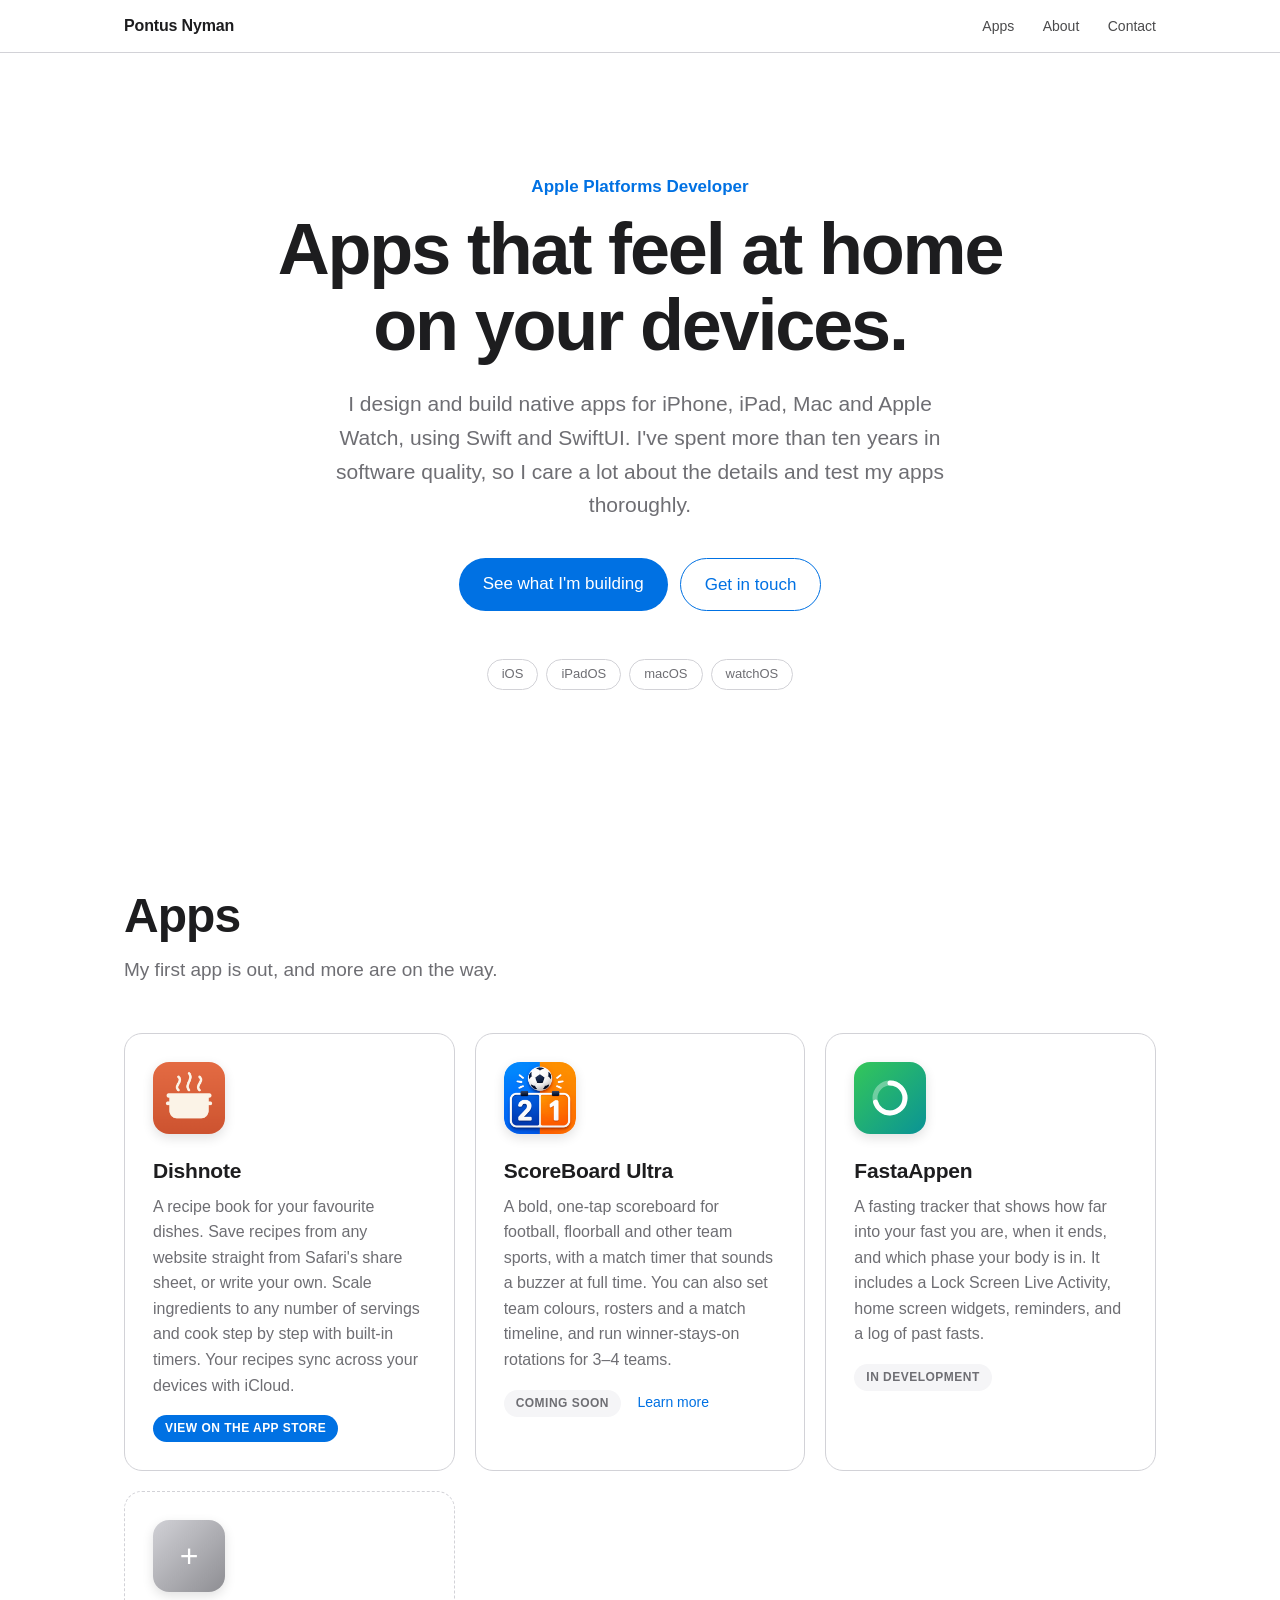
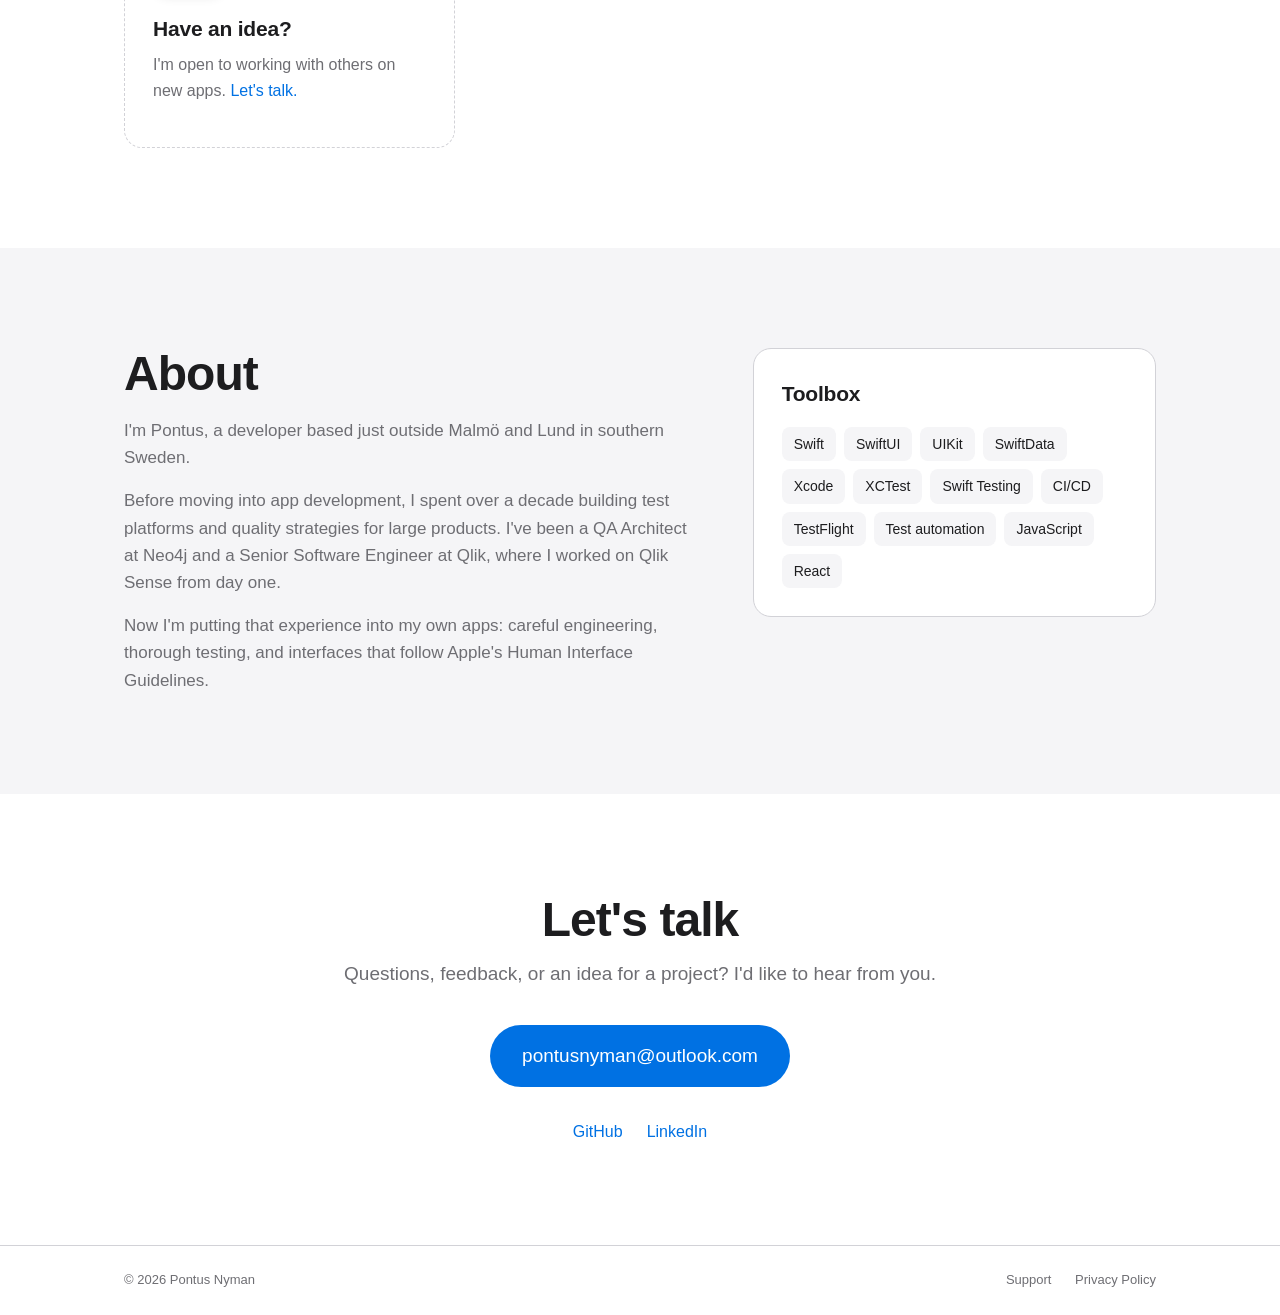
<file: index.html>
<!DOCTYPE html>
<html lang="en">
<head>
  <meta charset="UTF-8">
  <meta name="viewport" content="width=device-width, initial-scale=1">
  <title>Pontus Nyman — Apple Platforms Developer</title>
  <meta name="description" content="Pontus Nyman builds thoughtful, well-tested apps for iPhone, iPad, Mac and Apple Watch.">
  <meta name="theme-color" content="#f5f5f7" media="(prefers-color-scheme: light)">
  <meta name="theme-color" content="#000000" media="(prefers-color-scheme: dark)">
  <meta property="og:title" content="Pontus Nyman — Apple Platforms Developer">
  <meta property="og:description" content="Thoughtful, well-tested apps for iPhone, iPad, Mac and Apple Watch.">
  <meta property="og:type" content="website">
  <meta property="og:url" content="https://pontusnyman.se/">
  <link rel="icon" href="assets/favicon.svg" type="image/svg+xml">
  <link rel="stylesheet" href="styles.css">
</head>
<body>
  <header class="nav">
    <div class="container nav-inner">
      <a href="/" class="logo">Pontus Nyman</a>
      <nav>
        <a href="#apps">Apps</a>
        <a href="#about">About</a>
        <a href="#contact">Contact</a>
      </nav>
    </div>
  </header>

  <main>
    <section class="hero">
      <div class="container">
        <p class="eyebrow">Apple Platforms Developer</p>
        <h1>Apps that feel at home<br>on your devices.</h1>
        <p class="lead">
          I design and build native apps for iPhone, iPad, Mac and Apple Watch,
          using Swift and SwiftUI. I've spent more than ten years in software quality,
          so I care a lot about the details and test my apps thoroughly.
        </p>
        <div class="cta">
          <a href="#apps" class="btn btn-primary">See what I'm building</a>
          <a href="#contact" class="btn btn-secondary">Get in touch</a>
        </div>
        <ul class="platforms" aria-label="Platforms">
          <li>iOS</li><li>iPadOS</li><li>macOS</li><li>watchOS</li>
        </ul>
      </div>
    </section>

    <section id="apps" class="section">
      <div class="container">
        <h2>Apps</h2>
        <p class="section-lead">My first app is out, and more are on the way.</p>

        <div class="app-grid">
          <!--
            To add an app: copy an <article class="app-card">, set the name, description and icon,
            and swap the "Coming soon" badge for an App Store link:
            <a class="badge badge-live" href="https://apps.apple.com/app/idXXXXXXXXX">View on the App Store</a>
          -->
          <article class="app-card" id="dishnote">
            <div class="app-icon app-icon-img">
              <img src="assets/apps/dishnote.png" alt="Dishnote app icon" width="72" height="72">
            </div>
            <div class="app-body">
              <h3>Dishnote</h3>
              <p>
                A recipe book for your favourite dishes. Save recipes from any website straight from Safari's
                share sheet, or write your own. Scale ingredients to any number of servings and cook step by step
                with built-in timers. Your recipes sync across your devices with iCloud.
              </p>
              <a class="badge badge-live" href="https://apps.apple.com/app/dishnote/id6828005739">View on the App Store</a>
            </div>
          </article>

          <article class="app-card" id="scoreboard-ultra">
            <div class="app-icon app-icon-img">
              <img src="assets/apps/scoreboard-ultra.png" alt="ScoreBoard Ultra app icon" width="72" height="72">
            </div>
            <div class="app-body">
              <h3>ScoreBoard Ultra</h3>
              <p>
                A bold, one-tap scoreboard for football, floorball and other team sports, with a match timer
                that sounds a buzzer at full time. You can also set team colours, rosters and a match timeline,
                and run winner-stays-on rotations for 3–4 teams.
              </p>
              <span class="badge">Coming soon</span>
              <a class="app-more" href="/scoreboard-ultra">Learn more</a>
            </div>
          </article>

          <article class="app-card" id="fastaappen">
            <div class="app-icon" style="--c1:#34c759; --c2:#0a9396;" aria-hidden="true">
              <svg viewBox="0 0 40 40" width="40" height="40">
                <circle cx="20" cy="20" r="15" fill="none" stroke="rgba(255,255,255,0.35)" stroke-width="5"/>
                <circle cx="20" cy="20" r="15" fill="none" stroke="#fff" stroke-width="5" stroke-linecap="round"
                        stroke-dasharray="66 95" transform="rotate(-90 20 20)"/>
              </svg>
            </div>
            <div class="app-body">
              <h3>FastaAppen</h3>
              <p>
                A fasting tracker that shows how far into your fast you are, when it ends, and which phase
                your body is in. It includes a Lock Screen Live Activity, home screen widgets, reminders,
                and a log of past fasts.
              </p>
              <span class="badge">In development</span>
            </div>
          </article>

          <article class="app-card app-card-empty">
            <div class="app-icon" style="--c1:#d1d1d6; --c2:#8e8e93;" aria-hidden="true">+</div>
            <div class="app-body">
              <h3>Have an idea?</h3>
              <p>I'm open to working with others on new apps. <a href="#contact">Let's talk.</a></p>
            </div>
          </article>
        </div>
      </div>
    </section>

    <section id="about" class="section section-alt">
      <div class="container about">
        <div>
          <h2>About</h2>
          <p>
            I'm Pontus, a developer based just outside Malmö and Lund in southern Sweden.
          </p>
          <p>
            Before moving into app development, I spent over a decade building test platforms and
            quality strategies for large products. I've been a QA Architect at Neo4j and a Senior Software
            Engineer at Qlik, where I worked on Qlik Sense from day one.
          </p>
          <p>
            Now I'm putting that experience into my own apps: careful engineering, thorough testing,
            and interfaces that follow Apple's Human Interface Guidelines.
          </p>
        </div>
        <div class="skills">
          <h3>Toolbox</h3>
          <ul>
            <li>Swift</li><li>SwiftUI</li><li>UIKit</li><li>SwiftData</li>
            <li>Xcode</li><li>XCTest</li><li>Swift Testing</li><li>CI/CD</li>
            <li>TestFlight</li><li>Test automation</li><li>JavaScript</li><li>React</li>
          </ul>
        </div>
      </div>
    </section>

    <section id="contact" class="section">
      <div class="container contact">
        <h2>Let's talk</h2>
        <p class="section-lead">Questions, feedback, or an idea for a project? I'd like to hear from you.</p>
        <a class="btn btn-primary btn-large" href="mailto:pontusnyman@outlook.com">pontusnyman@outlook.com</a>
        <ul class="socials">
          <li><a href="https://github.com/pontusnyman" rel="me">GitHub</a></li>
          <li><a href="https://www.linkedin.com/in/pontus-nyman-43887736" rel="me">LinkedIn</a></li>
        </ul>
      </div>
    </section>
  </main>

  <footer class="footer">
    <div class="container footer-inner">
      <p>© <span id="year">2026</span> Pontus Nyman</p>
      <nav>
        <a href="/support">Support</a>
        <a href="/privacy">Privacy Policy</a>
      </nav>
    </div>
  </footer>

  <script>document.getElementById('year').textContent = new Date().getFullYear();</script>
</body>
</html>
</file>
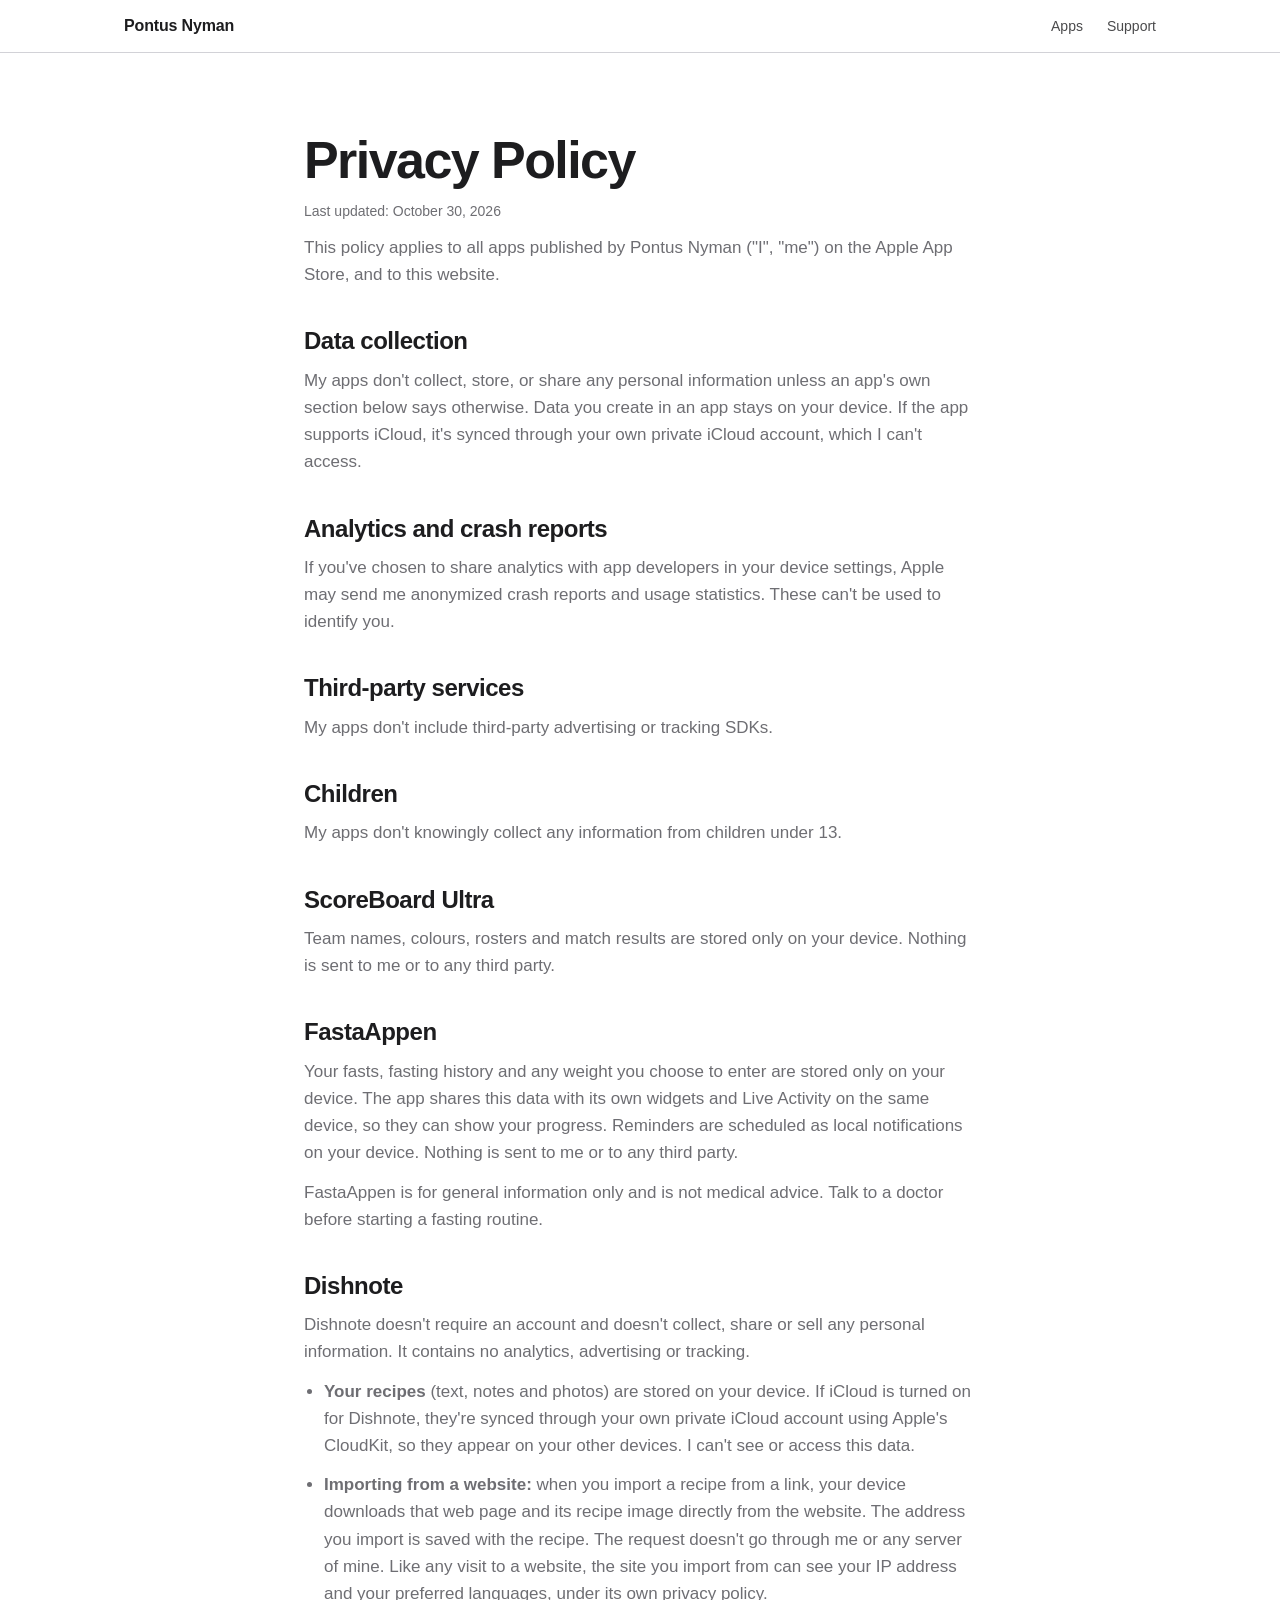
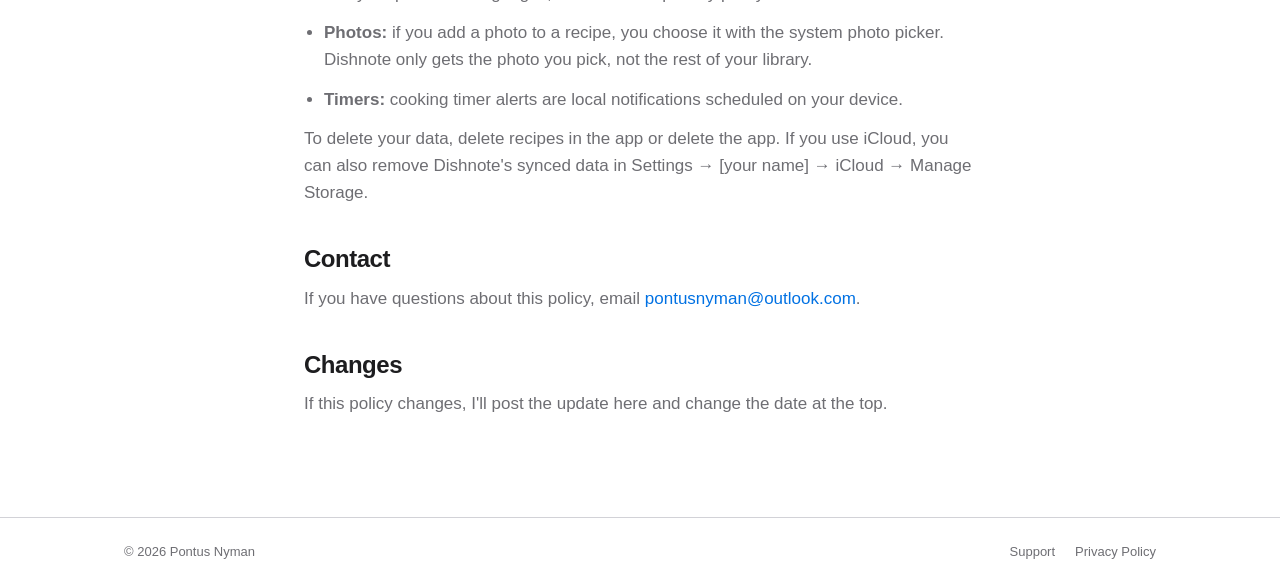
<file: privacy.html>
<!DOCTYPE html>
<html lang="en">
<head>
  <meta charset="UTF-8">
  <meta name="viewport" content="width=device-width, initial-scale=1">
  <title>Privacy Policy — Pontus Nyman</title>
  <link rel="icon" href="assets/favicon.svg" type="image/svg+xml">
  <link rel="stylesheet" href="styles.css">
</head>
<body>
  <header class="nav">
    <div class="container nav-inner">
      <a href="/" class="logo">Pontus Nyman</a>
      <nav><a href="/#apps">Apps</a><a href="/support">Support</a></nav>
    </div>
  </header>

  <main class="page">
    <div class="container">
      <h1>Privacy Policy</h1>
      <p class="updated">Last updated: October 30, 2026</p>

      <!-- Review this before every release. It has to match the App Privacy answers you give in App Store Connect. -->

      <p>
        This policy applies to all apps published by Pontus Nyman ("I", "me") on the Apple App Store,
        and to this website.
      </p>

      <h2>Data collection</h2>
      <p>
        My apps don't collect, store, or share any personal information unless an app's own section below says otherwise.
        Data you create in an app stays on your device. If the app supports iCloud, it's synced through your own
        private iCloud account, which I can't access.
      </p>

      <h2>Analytics and crash reports</h2>
      <p>
        If you've chosen to share analytics with app developers in your device settings, Apple may send me anonymized
        crash reports and usage statistics. These can't be used to identify you.
      </p>

      <h2>Third-party services</h2>
      <p>My apps don't include third-party advertising or tracking SDKs.</p>

      <h2>Children</h2>
      <p>My apps don't knowingly collect any information from children under 13.</p>

      <h2 id="scoreboard-ultra">ScoreBoard Ultra</h2>
      <p>
        Team names, colours, rosters and match results are stored only on your device.
        Nothing is sent to me or to any third party.
      </p>

      <h2>FastaAppen</h2>
      <p>
        Your fasts, fasting history and any weight you choose to enter are stored only on your device.
        The app shares this data with its own widgets and Live Activity on the same device, so they can show your progress.
        Reminders are scheduled as local notifications on your device. Nothing is sent to me or to any third party.
      </p>
      <p>
        FastaAppen is for general information only and is not medical advice. Talk to a doctor before starting a fasting routine.
      </p>

      <h2 id="dishnote">Dishnote</h2>
      <p>
        Dishnote doesn't require an account and doesn't collect, share or sell any personal information.
        It contains no analytics, advertising or tracking.
      </p>
      <ul>
        <li>
          <strong>Your recipes</strong> (text, notes and photos) are stored on your device. If iCloud is turned on
          for Dishnote, they're synced through your own private iCloud account using Apple's CloudKit, so they
          appear on your other devices. I can't see or access this data.
        </li>
        <li>
          <strong>Importing from a website:</strong> when you import a recipe from a link, your device downloads that
          web page and its recipe image directly from the website. The address you import is saved with the recipe.
          The request doesn't go through me or any server of mine. Like any visit to a website, the site you import
          from can see your IP address and your preferred languages, under its own privacy policy.
        </li>
        <li>
          <strong>Photos:</strong> if you add a photo to a recipe, you choose it with the system photo picker.
          Dishnote only gets the photo you pick, not the rest of your library.
        </li>
        <li>
          <strong>Timers:</strong> cooking timer alerts are local notifications scheduled on your device.
        </li>
      </ul>
      <p>
        To delete your data, delete recipes in the app or delete the app. If you use iCloud, you can also remove
        Dishnote's synced data in Settings → [your name] → iCloud → Manage Storage.
      </p>

      <h2>Contact</h2>
      <p>
        If you have questions about this policy, email
        <a href="mailto:pontusnyman@outlook.com">pontusnyman@outlook.com</a>.
      </p>

      <h2>Changes</h2>
      <p>If this policy changes, I'll post the update here and change the date at the top.</p>
    </div>
  </main>

  <footer class="footer">
    <div class="container footer-inner">
      <p>© 2026 Pontus Nyman</p>
      <nav><a href="/support">Support</a><a href="/privacy">Privacy Policy</a></nav>
    </div>
  </footer>
</body>
</html>
</file>
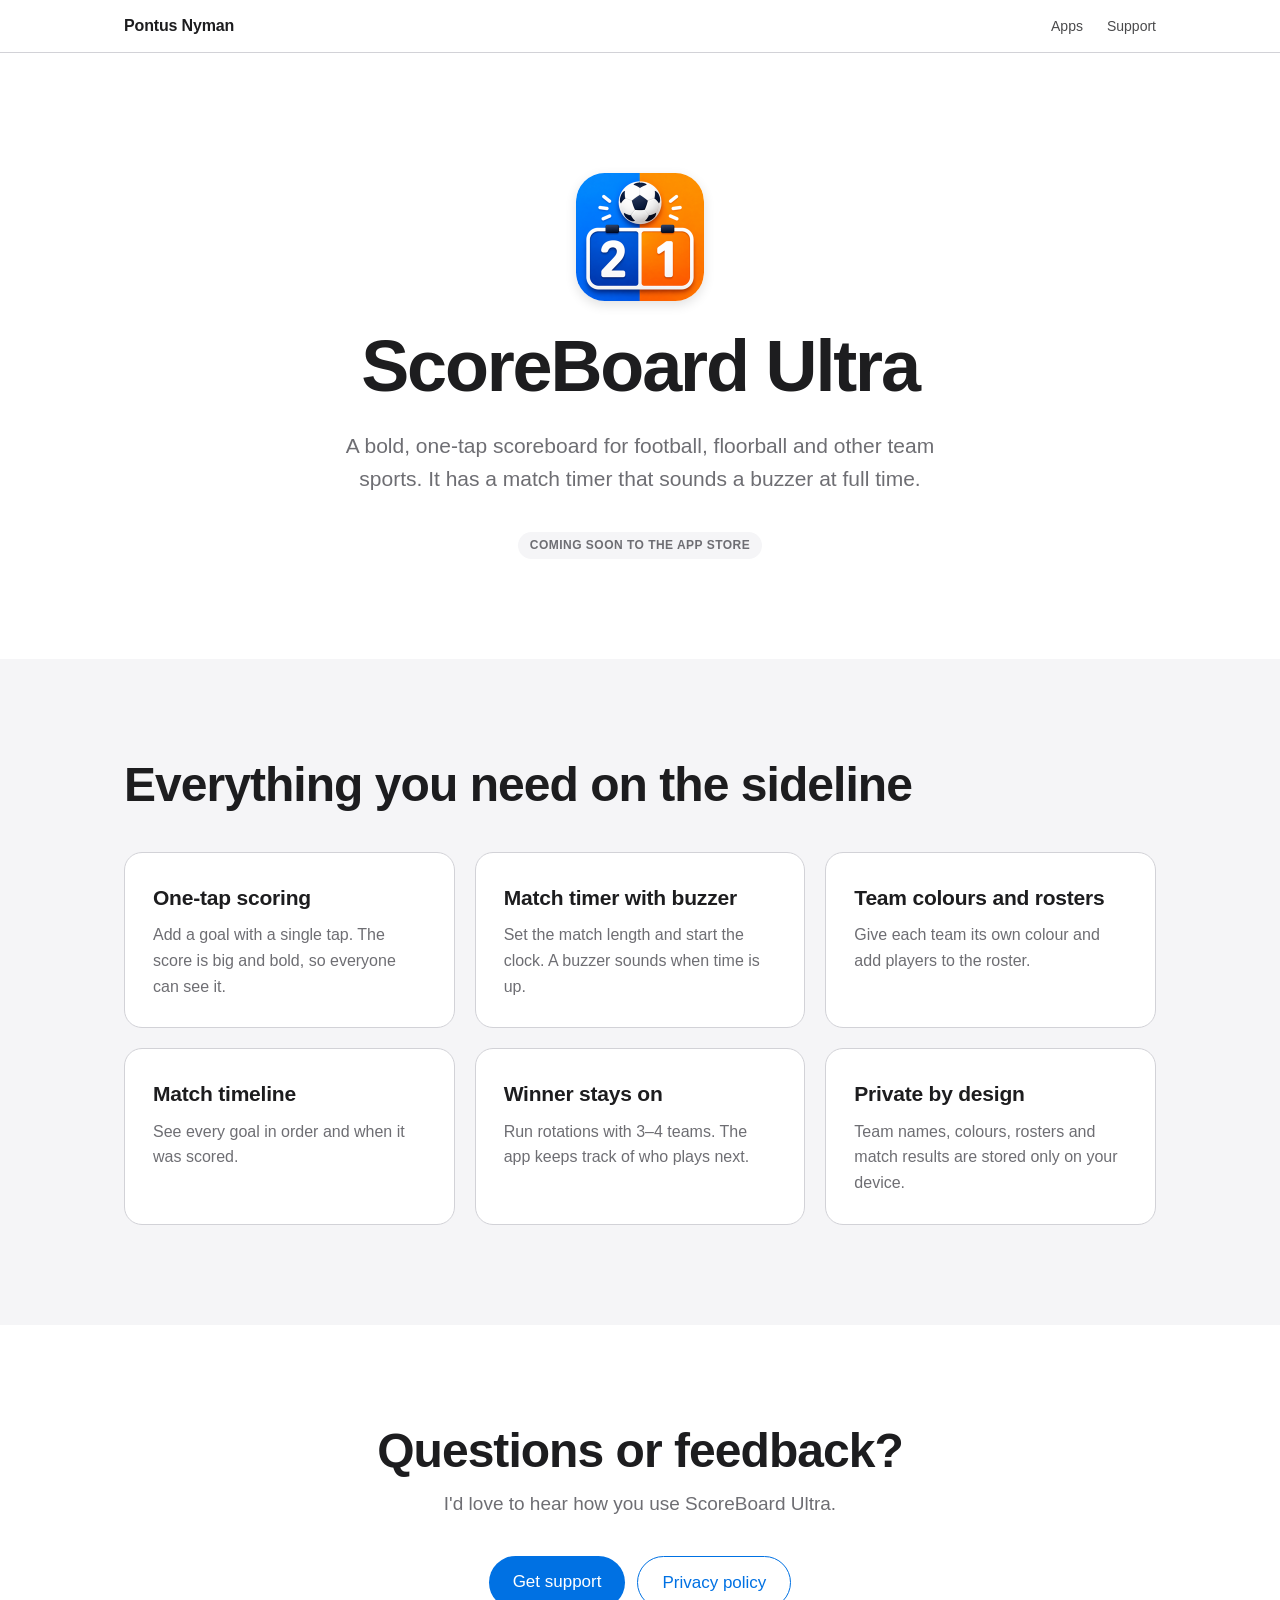
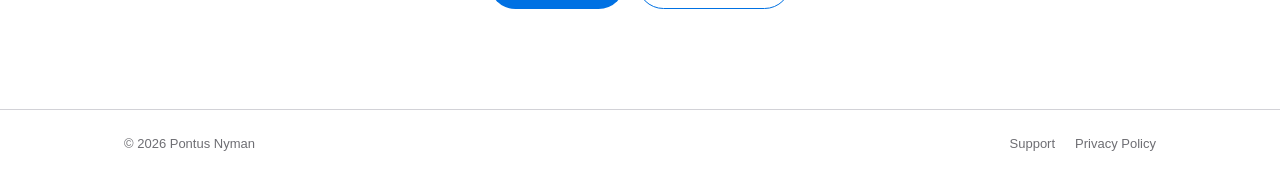
<file: scoreboard-ultra.html>
<!DOCTYPE html>
<html lang="en">
<head>
  <meta charset="UTF-8">
  <meta name="viewport" content="width=device-width, initial-scale=1">
  <title>ScoreBoard Ultra — A bold, one-tap scoreboard for team sports</title>
  <meta name="description" content="ScoreBoard Ultra is a bold, one-tap scoreboard for football, floorball and other team sports, with a match timer, team colours, rosters and winner-stays-on rotations.">
  <meta name="theme-color" content="#f5f5f7" media="(prefers-color-scheme: light)">
  <meta name="theme-color" content="#000000" media="(prefers-color-scheme: dark)">
  <meta property="og:title" content="ScoreBoard Ultra">
  <meta property="og:description" content="A bold, one-tap scoreboard for football, floorball and other team sports.">
  <meta property="og:type" content="website">
  <meta property="og:url" content="https://www.pontusnyman.se/scoreboard-ultra">
  <meta property="og:image" content="https://www.pontusnyman.se/assets/apps/scoreboard-ultra.png">
  <link rel="icon" href="assets/favicon.svg" type="image/svg+xml">
  <link rel="stylesheet" href="styles.css">
</head>
<body>
  <header class="nav">
    <div class="container nav-inner">
      <a href="/" class="logo">Pontus Nyman</a>
      <nav><a href="/#apps">Apps</a><a href="/support#scoreboard-ultra">Support</a></nav>
    </div>
  </header>

  <main>
    <section class="hero app-hero">
      <div class="container">
        <div class="app-icon app-icon-img app-icon-large">
          <img src="assets/apps/scoreboard-ultra.png" alt="ScoreBoard Ultra app icon" width="128" height="128">
        </div>
        <h1>ScoreBoard Ultra</h1>
        <p class="lead">
          A bold, one-tap scoreboard for football, floorball and other team sports.
          It has a match timer that sounds a buzzer at full time.
        </p>
        <div class="cta">
          <!-- At launch, replace this span with:
               <a class="btn btn-primary" href="https://apps.apple.com/app/idXXXXXXXXX">Download on the App Store</a> -->
          <span class="badge">Coming soon to the App Store</span>
        </div>
      </div>
    </section>

    <section class="section section-alt">
      <div class="container">
        <h2>Everything you need on the sideline</h2>
        <div class="feature-grid">
          <div class="feature">
            <h3>One-tap scoring</h3>
            <p>Add a goal with a single tap. The score is big and bold, so everyone can see it.</p>
          </div>
          <div class="feature">
            <h3>Match timer with buzzer</h3>
            <p>Set the match length and start the clock. A buzzer sounds when time is up.</p>
          </div>
          <div class="feature">
            <h3>Team colours and rosters</h3>
            <p>Give each team its own colour and add players to the roster.</p>
          </div>
          <div class="feature">
            <h3>Match timeline</h3>
            <p>See every goal in order and when it was scored.</p>
          </div>
          <div class="feature">
            <h3>Winner stays on</h3>
            <p>Run rotations with 3–4 teams. The app keeps track of who plays next.</p>
          </div>
          <div class="feature">
            <h3>Private by design</h3>
            <p>Team names, colours, rosters and match results are stored only on your device.</p>
          </div>
        </div>
      </div>
    </section>

    <section class="section">
      <div class="container contact">
        <h2>Questions or feedback?</h2>
        <p class="section-lead">I'd love to hear how you use ScoreBoard Ultra.</p>
        <div class="cta">
          <a class="btn btn-primary" href="/support#scoreboard-ultra">Get support</a>
          <a class="btn btn-secondary" href="/privacy#scoreboard-ultra">Privacy policy</a>
        </div>
      </div>
    </section>
  </main>

  <footer class="footer">
    <div class="container footer-inner">
      <p>© 2026 Pontus Nyman</p>
      <nav><a href="/support">Support</a><a href="/privacy">Privacy Policy</a></nav>
    </div>
  </footer>
</body>
</html>
</file>
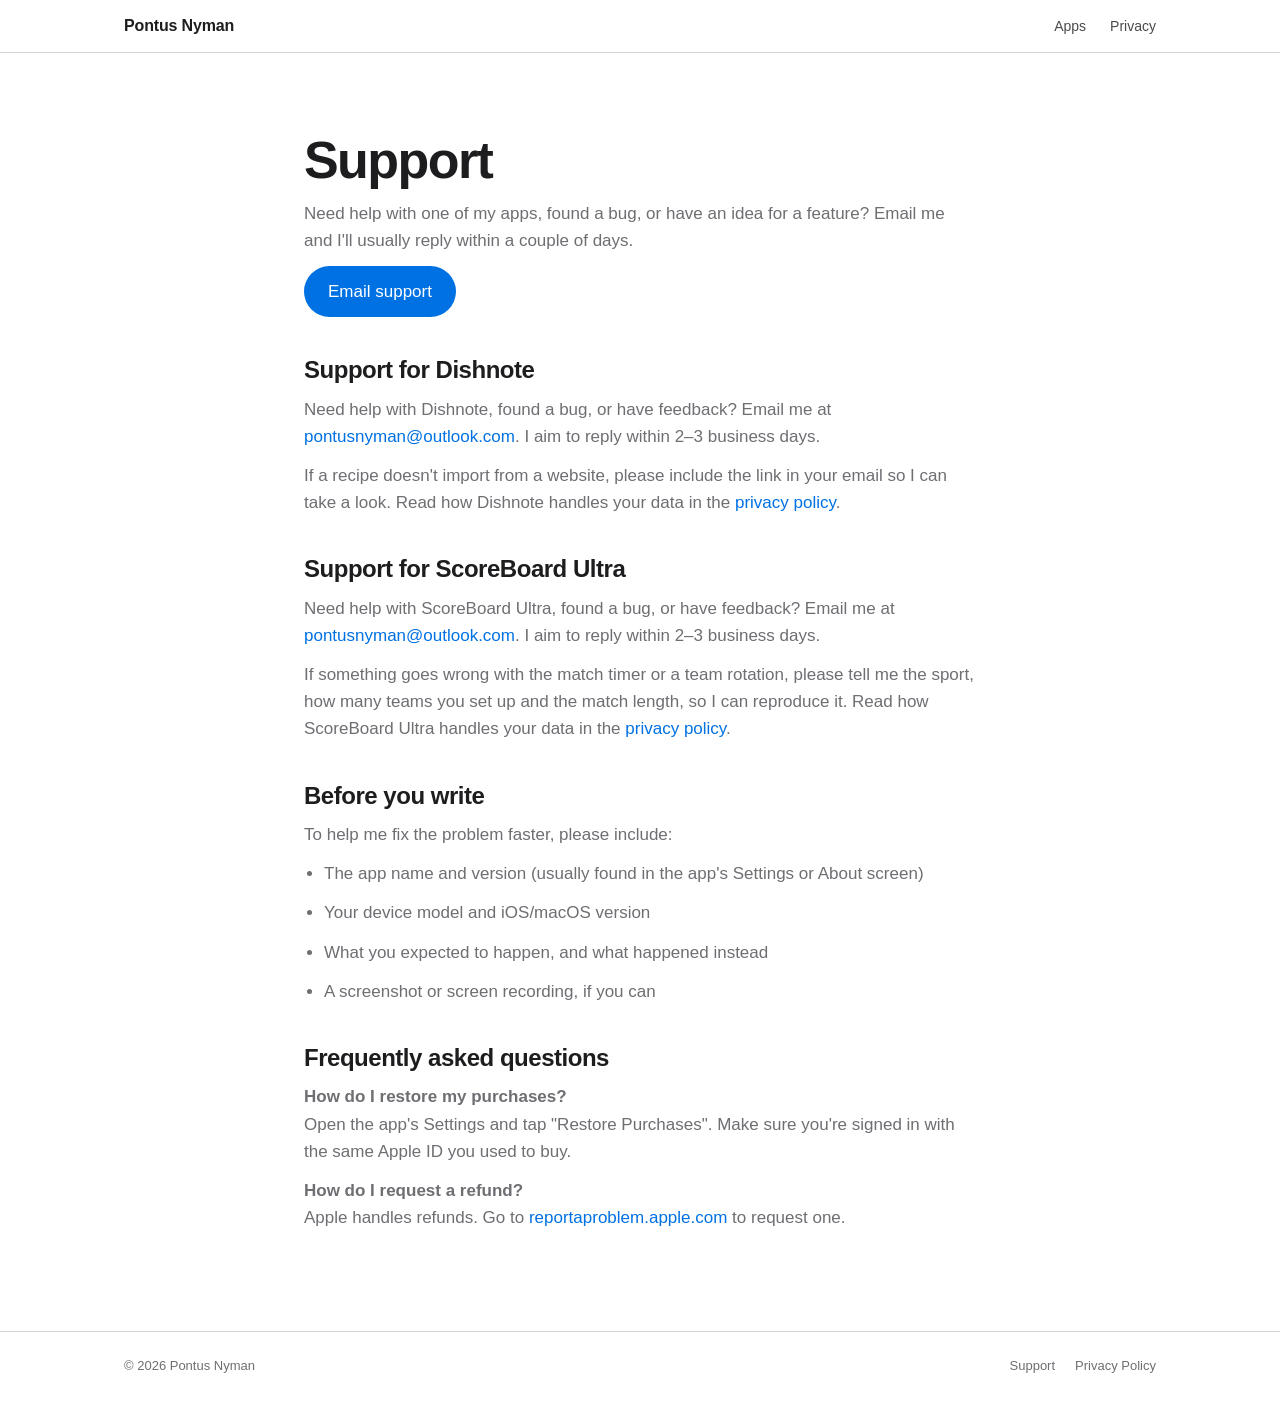
<file: support.html>
<!DOCTYPE html>
<html lang="en">
<head>
  <meta charset="UTF-8">
  <meta name="viewport" content="width=device-width, initial-scale=1">
  <title>Support — Pontus Nyman</title>
  <link rel="icon" href="assets/favicon.svg" type="image/svg+xml">
  <link rel="stylesheet" href="styles.css">
</head>
<body>
  <header class="nav">
    <div class="container nav-inner">
      <a href="/" class="logo">Pontus Nyman</a>
      <nav><a href="/#apps">Apps</a><a href="/privacy">Privacy</a></nav>
    </div>
  </header>

  <main class="page">
    <div class="container">
      <h1>Support</h1>
      <p>
        Need help with one of my apps, found a bug, or have an idea for a feature? Email me and I'll usually
        reply within a couple of days.
      </p>
      <p><a class="btn btn-primary" href="mailto:pontusnyman@outlook.com?subject=App%20support">Email support</a></p>

      <h2 id="dishnote">Support for Dishnote</h2>
      <p>
        Need help with Dishnote, found a bug, or have feedback? Email me at
        <a href="mailto:pontusnyman@outlook.com?subject=Dishnote%20support">pontusnyman@outlook.com</a>.
        I aim to reply within 2–3 business days.
      </p>
      <p>
        If a recipe doesn't import from a website, please include the link in your email so I can take a look.
        Read how Dishnote handles your data in the <a href="/privacy#dishnote">privacy policy</a>.
      </p>

      <h2 id="scoreboard-ultra">Support for ScoreBoard Ultra</h2>
      <p>
        Need help with ScoreBoard Ultra, found a bug, or have feedback? Email me at
        <a href="mailto:pontusnyman@outlook.com?subject=ScoreBoard%20Ultra%20support">pontusnyman@outlook.com</a>.
        I aim to reply within 2–3 business days.
      </p>
      <p>
        If something goes wrong with the match timer or a team rotation, please tell me the sport, how many teams
        you set up and the match length, so I can reproduce it.
        Read how ScoreBoard Ultra handles your data in the <a href="/privacy#scoreboard-ultra">privacy policy</a>.
      </p>

      <h2>Before you write</h2>
      <p>To help me fix the problem faster, please include:</p>
      <ul>
        <li>The app name and version (usually found in the app's Settings or About screen)</li>
        <li>Your device model and iOS/macOS version</li>
        <li>What you expected to happen, and what happened instead</li>
        <li>A screenshot or screen recording, if you can</li>
      </ul>

      <h2>Frequently asked questions</h2>
      <p><strong>How do I restore my purchases?</strong><br>
        Open the app's Settings and tap "Restore Purchases". Make sure you're signed in with the same Apple ID you used to buy.</p>
      <p><strong>How do I request a refund?</strong><br>
        Apple handles refunds. Go to <a href="https://reportaproblem.apple.com">reportaproblem.apple.com</a> to request one.</p>
    </div>
  </main>

  <footer class="footer">
    <div class="container footer-inner">
      <p>© 2026 Pontus Nyman</p>
      <nav><a href="/support">Support</a><a href="/privacy">Privacy Policy</a></nav>
    </div>
  </footer>
</body>
</html>
</file>
<file: styles.css>
:root {
  --bg: #ffffff;
  --bg-alt: #f5f5f7;
  --text: #1d1d1f;
  --muted: #6e6e73;
  --border: #d2d2d7;
  --accent: #0071e3;
  --accent-hover: #0077ed;
  --card: #ffffff;
  --radius: 18px;
  --max: 1080px;
}

@media (prefers-color-scheme: dark) {
  :root {
    --bg: #000000;
    --bg-alt: #111113;
    --text: #f5f5f7;
    --muted: #a1a1a6;
    --border: #2c2c2e;
    --accent: #2997ff;
    --accent-hover: #47a6ff;
    --card: #1c1c1e;
  }
}

* { box-sizing: border-box; margin: 0; padding: 0; }

html { scroll-behavior: smooth; scroll-padding-top: 64px; }

body {
  font-family: -apple-system, BlinkMacSystemFont, "SF Pro Text", "Helvetica Neue", Helvetica, Arial, sans-serif;
  background: var(--bg);
  color: var(--text);
  line-height: 1.6;
  -webkit-font-smoothing: antialiased;
}

a { color: var(--accent); text-decoration: none; }
a:hover { text-decoration: underline; }

.container { max-width: var(--max); margin: 0 auto; padding: 0 24px; }

/* Nav */
.nav {
  position: sticky; top: 0; z-index: 10;
  background: color-mix(in srgb, var(--bg) 72%, transparent);
  backdrop-filter: saturate(180%) blur(20px);
  -webkit-backdrop-filter: saturate(180%) blur(20px);
  border-bottom: 1px solid var(--border);
}
.nav-inner { display: flex; align-items: center; justify-content: space-between; height: 52px; }
.logo { color: var(--text); font-weight: 600; letter-spacing: -0.01em; }
.logo:hover { text-decoration: none; }
.nav nav a { color: var(--text); font-size: 14px; margin-left: 24px; opacity: 0.8; }
.nav nav a:hover { opacity: 1; text-decoration: none; }

/* Hero */
.hero { padding: 120px 0 100px; text-align: center; }
.eyebrow { color: var(--accent); font-weight: 600; font-size: 17px; margin-bottom: 12px; }
h1 {
  font-family: -apple-system, BlinkMacSystemFont, "SF Pro Display", "Helvetica Neue", sans-serif;
  font-size: clamp(40px, 7vw, 72px);
  line-height: 1.05;
  letter-spacing: -0.03em;
  font-weight: 700;
}
.lead { max-width: 640px; margin: 24px auto 0; font-size: clamp(17px, 2.2vw, 21px); color: var(--muted); }
.cta { margin-top: 36px; display: flex; gap: 12px; justify-content: center; flex-wrap: wrap; }
.platforms { list-style: none; display: flex; gap: 8px; justify-content: center; flex-wrap: wrap; margin-top: 48px; }
.platforms li {
  font-size: 13px; color: var(--muted);
  border: 1px solid var(--border); border-radius: 999px; padding: 4px 14px;
}

/* Buttons */
.btn {
  display: inline-block; padding: 12px 24px; border-radius: 999px;
  font-size: 17px; font-weight: 500; transition: background 0.2s, transform 0.2s;
}
.btn:hover { text-decoration: none; transform: translateY(-1px); }
.btn-primary { background: var(--accent); color: #fff; }
.btn-primary:hover { background: var(--accent-hover); }
.btn-secondary { color: var(--accent); border: 1px solid var(--accent); }
.btn-large { font-size: 19px; padding: 16px 32px; margin-top: 8px; }

/* Sections */
.section { padding: 100px 0; }
.section-alt { background: var(--bg-alt); }
h2 { font-size: clamp(32px, 5vw, 48px); letter-spacing: -0.02em; line-height: 1.1; }
h3 { font-size: 21px; letter-spacing: -0.01em; }
.section-lead { color: var(--muted); font-size: 19px; margin-top: 12px; }

/* Apps */
.app-grid {
  display: grid; gap: 20px; margin-top: 48px;
  grid-template-columns: repeat(auto-fit, minmax(280px, 1fr));
}
.app-card {
  background: var(--card); border: 1px solid var(--border); border-radius: var(--radius);
  padding: 28px; display: flex; flex-direction: column; gap: 20px;
  transition: transform 0.25s, box-shadow 0.25s;
}
.app-card:hover { transform: translateY(-4px); box-shadow: 0 12px 32px rgba(0,0,0,0.08); }
.app-card-empty { border-style: dashed; background: transparent; }
.app-icon {
  width: 72px; height: 72px; border-radius: 22.37%; /* iOS-style squircle approximation */
  background: linear-gradient(135deg, var(--c1), var(--c2));
  display: grid; place-items: center; color: #fff; font-size: 32px;
  box-shadow: 0 4px 12px rgba(0,0,0,0.12);
}
.app-icon img { width: 100%; height: 100%; border-radius: inherit; display: block; }
.app-icon-img { background: none; }
.app-body p { color: var(--muted); margin: 6px 0 16px; }
.badge {
  display: inline-block; font-size: 12px; font-weight: 600; text-transform: uppercase; letter-spacing: 0.04em;
  color: var(--muted); background: var(--bg-alt); border-radius: 999px; padding: 4px 12px;
}
.badge-live { color: #fff; background: var(--accent); }

/* About */
.about { display: grid; grid-template-columns: 1.4fr 1fr; gap: 64px; align-items: start; }
.about p { color: var(--muted); font-size: 17px; margin-top: 16px; }
.skills { background: var(--card); border: 1px solid var(--border); border-radius: var(--radius); padding: 28px; }
.skills ul { list-style: none; display: flex; flex-wrap: wrap; gap: 8px; margin-top: 16px; }
.skills li { font-size: 14px; background: var(--bg-alt); border-radius: 8px; padding: 6px 12px; }

/* Contact */
.contact { text-align: center; }
.contact .section-lead { margin-bottom: 28px; }
.socials { list-style: none; display: flex; gap: 24px; justify-content: center; margin-top: 32px; }

/* Footer */
.footer { border-top: 1px solid var(--border); padding: 24px 0; font-size: 13px; color: var(--muted); }
.footer-inner { display: flex; justify-content: space-between; flex-wrap: wrap; gap: 12px; }
.footer nav a { color: var(--muted); margin-left: 20px; }
.footer nav a:first-child { margin-left: 0; }

/* Legal / support pages */
.page { padding: 80px 0 100px; }
.page .container { max-width: 720px; }
.page h1 { font-size: clamp(36px, 6vw, 52px); }
.page h2 { font-size: 24px; margin-top: 40px; }
.page p, .page li { color: var(--muted); font-size: 17px; margin-top: 12px; }
.page ul { padding-left: 20px; }
.page .updated { font-size: 14px; }

@media (max-width: 760px) {
  .about { grid-template-columns: 1fr; gap: 40px; }
  .hero { padding: 80px 0 64px; }
  .section { padding: 72px 0; }
  .nav nav a { margin-left: 16px; }
  h1 br { display: none; }
}

/* App pages */
.app-more { font-size: 14px; margin-left: 12px; }
.app-hero .app-icon-large { width: 128px; height: 128px; margin: 0 auto 28px; }
.feature-grid {
  display: grid; gap: 20px; margin-top: 40px;
  grid-template-columns: repeat(auto-fit, minmax(260px, 1fr));
}
.feature { background: var(--card); border: 1px solid var(--border); border-radius: var(--radius); padding: 28px; }
.feature p { color: var(--muted); margin-top: 8px; }
</file>
